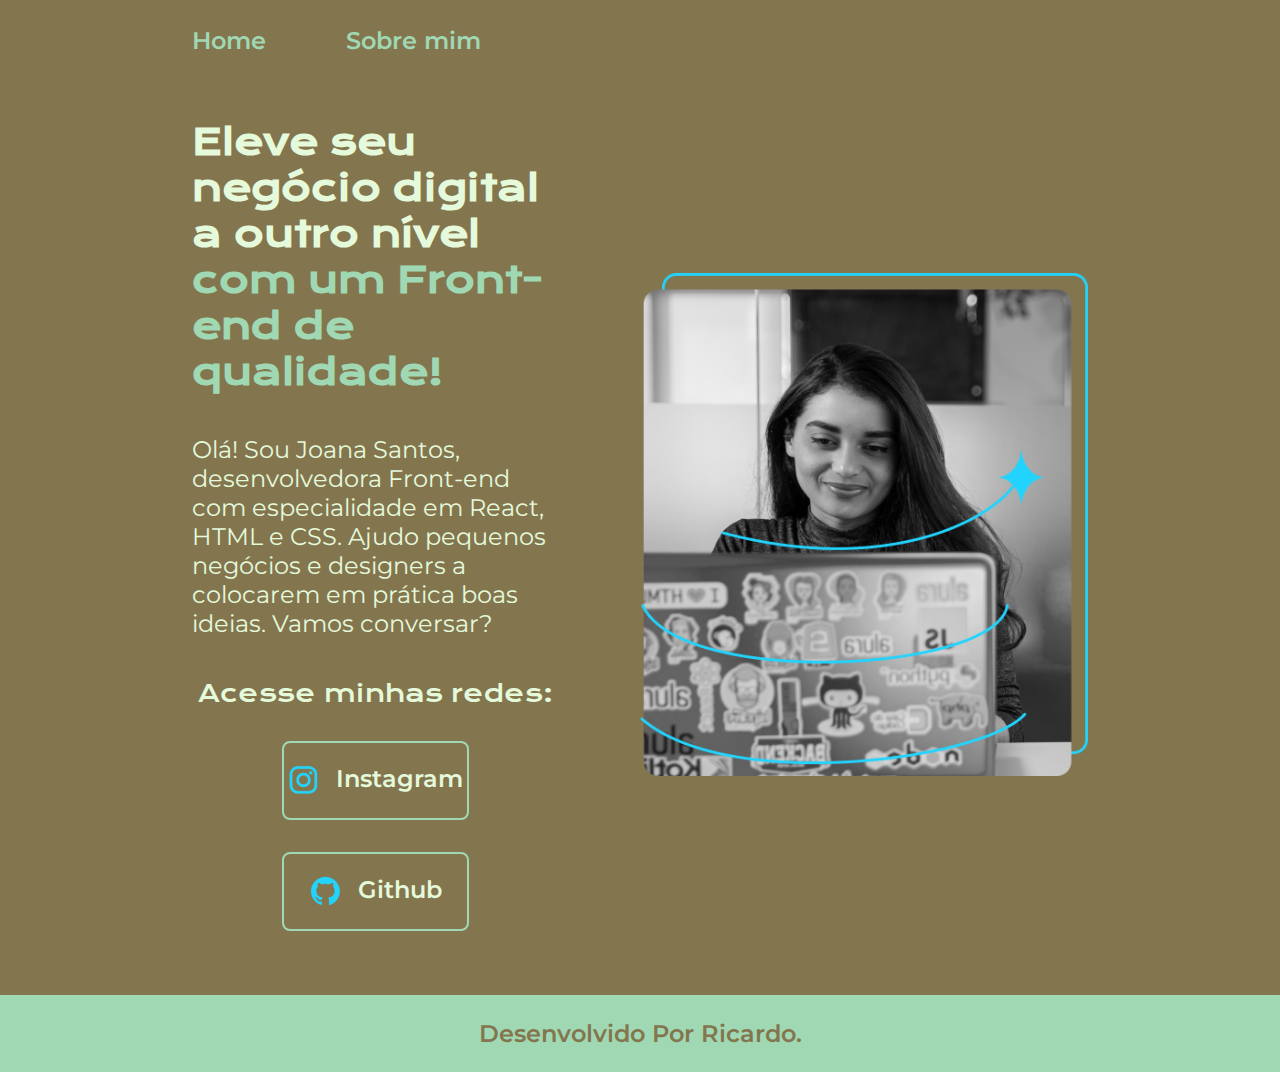
<file: index.html>
<!DOCTYPE html>
<html lang="pt-br">
<head>
    <meta charset="UTF-8">
    <meta http-equiv="X-UA-Compatible" content="IE=edge">
    <meta name="viewport" content="width=device-width, initial-scale=1.0">
    <title>Portfolio</title>
    <link rel="stylesheet" href="./styles/style.css">
</head>
<body>
    <header class="cabecalho">
        <nav class="cabecalho__menu">
            <a class="cabecalho__menu__link" href="index.html">Home</a>
            <a class="cabecalho__menu__link" href="about.html"> Sobre mim</a>
        </nav>

    </header>
    <main class="apresentacao">
        <section class="apresentacao__conteudo">
            <h1 class="apresentacao__conteudo__titulo">Eleve seu negócio digital a outro nível <strong class="destitulotaque"> com um Front-end de qualidade!</strong></h1>
            <p class="apresentacao__conteudo__texto">Olá! Sou Joana Santos, desenvolvedora Front-end com especialidade em React, HTML e CSS. Ajudo pequenos negócios e designers a colocarem em prática boas ideias. Vamos conversar?</p>
            <div class="apresentacao__links">
                <h2 class="apresentacao__links__subtitulo">Acesse minhas redes:</h2>
                    <a class="apresentacao__links__link" href="https://instagram.com/ricardom_garcia">
                        <img src="Imagens/instagram.png">
                        Instagram
                    </a>
                    <a class="apresentacao__links__link">
                        <img src="Imagens/github.png" alt="">
                        Github
                    </a>
            </div>
        </section>
        <img class="apresentacao__imagem" src="Imagens/Imagem.png" alt="foto da joana">
    </main>
    <footer>
        <p class="rodape">Desenvolvido Por Ricardo.</p>
    </footer>
</body>
</html>
</file>
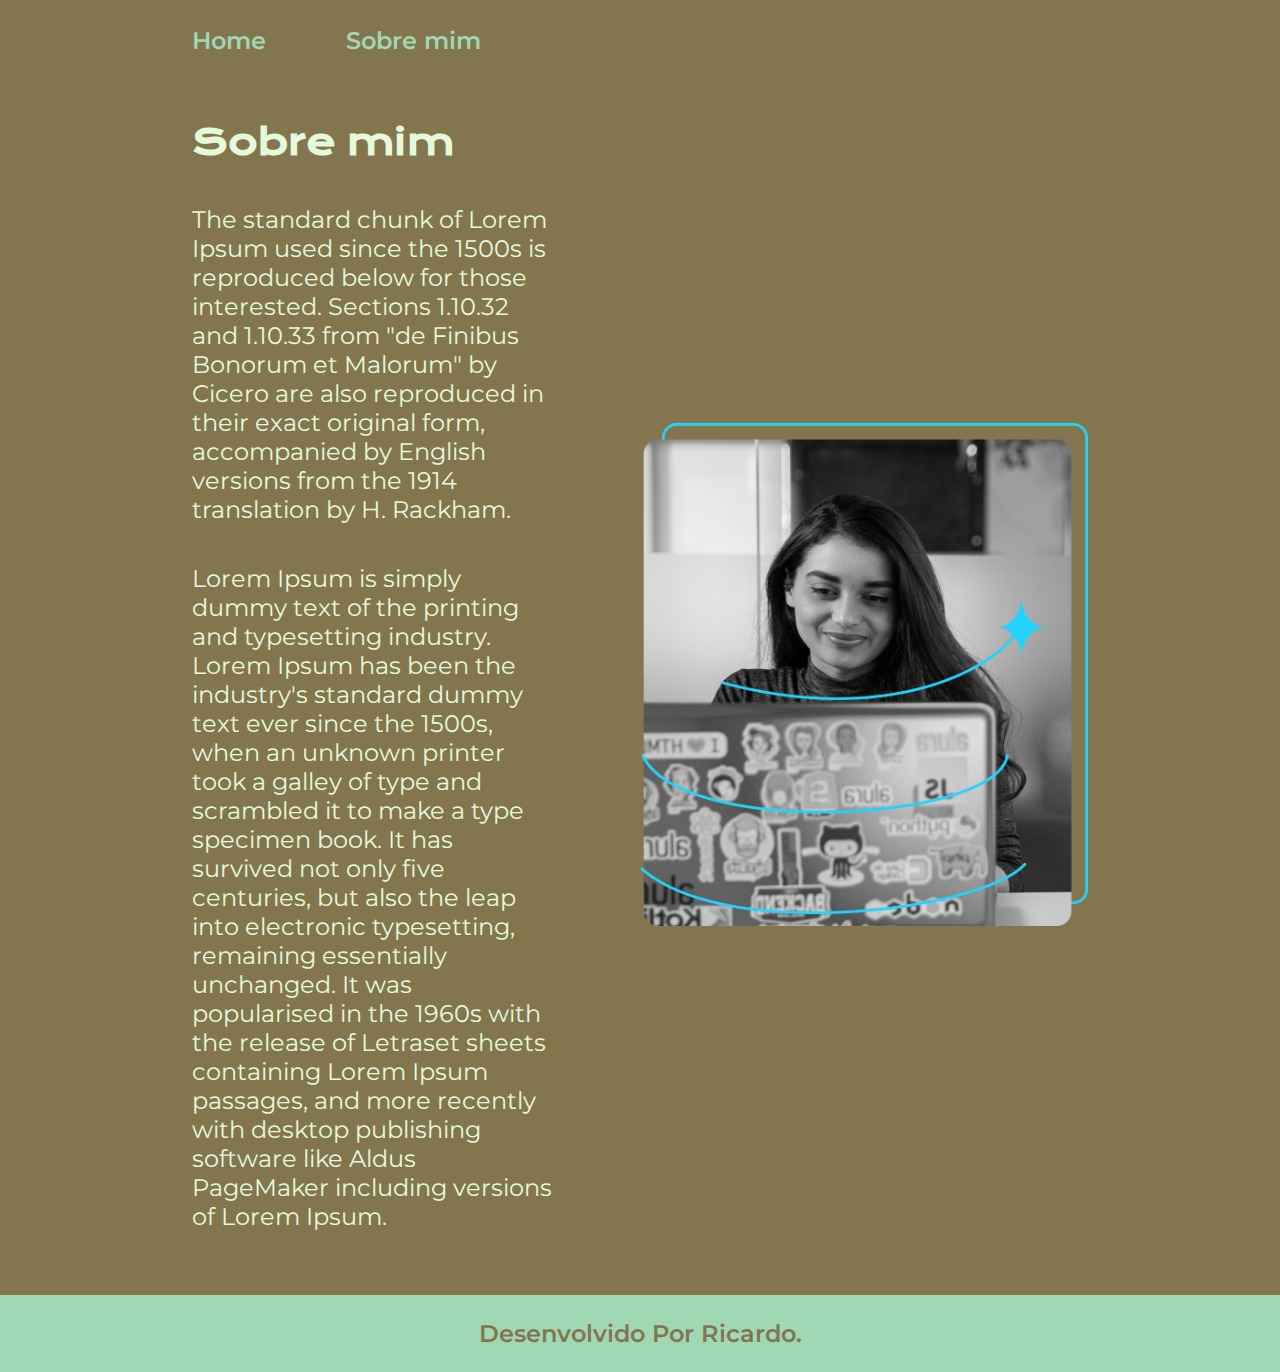
<file: about.html>
<!DOCTYPE html>
<html lang="pt-br">
<head>
    <meta charset="UTF-8">
    <meta name="viewport" content="width=device-width, initial-scale=1.0">
    <title>Sobre mim</title>
    <link rel="stylesheet" href="styles/style.css">
</head>
<body>
    <header class="cabecalho">
        <nav class="cabecalho__menu">
            <a class="cabecalho__menu__link" href="index.html">Home</a>
            <a class="cabecalho__menu__link" href="about.html"> Sobre mim</a>
        </nav>
    </header>
    <main class="apresentacao">
        <section class="apresentacao__conteudo">
            <h1 class="apresentacao__conteudo__titulo">Sobre mim</h1>
            <p class="apresentacao__conteudo__texto">The standard chunk of Lorem Ipsum used since the 1500s is reproduced below for those interested. Sections 1.10.32 and 1.10.33 from "de Finibus Bonorum et Malorum" by Cicero are also reproduced in their exact original form, accompanied by English versions from the 1914 translation by H. Rackham.</p>
            <p class="apresentacao__conteudo__texto">Lorem Ipsum is simply dummy text of the printing and typesetting industry. Lorem Ipsum has been the industry's standard dummy text ever since the 1500s, when an unknown printer took a galley of type and scrambled it to make a type specimen book. It has survived not only five centuries, but also the leap into electronic typesetting, remaining essentially unchanged. It was popularised in the 1960s with the release of Letraset sheets containing Lorem Ipsum passages, and more recently with desktop publishing software like Aldus PageMaker including versions of Lorem Ipsum.</p>
        </section>
        <img class="apresentacao__imagem" src="./Imagens/Imagem.png">
    </main>
    <footer>
        <p class="rodape">Desenvolvido Por Ricardo.</p>
    </footer>

</body>
</html>
</file>
<file: styles/style.css>
@import url('https://fonts.googleapis.com/css2?family=Krona+One&display=swap');
@import url('https://fonts.googleapis.com/css2?family=Montserrat&display=swap');
@import url('https://fonts.googleapis.com/css2?family=Montserrat:wght@600&display=swap');

:root {
    --cores-primarias: #83764F;
    --cores-secundarias: #E5F9DB;
    --cores-terciarias: #A0D8B3;
    --cores-hover:#A2A378;

    --fonte-primaria:'Krona One', sans-serif;
    --fonte-secundaria:'Montserrat', sans-serif;
}


*{
    margin: 0;
    padding: 0;
}


body {
    /* height: 100vh; */
    box-sizing: border-box;
    background-color: var(--cores-primarias);
    color: var(--cores-secundarias);

}

.cabecalho {
    padding: 2% 0% 0% 15%;
}

.cabecalho__menu {
    display: flex;
    gap: 80px;    
}

.cabecalho__menu__link {
    font-family: var(--fonte-secundaria);
    font-size: 1.5rem;
    font-weight: 600;
    color: var(--cores-terciarias);
    text-decoration: none;

}


.destitulotaque {
    color: var(--cores-terciarias);
}

.apresentacao {
    padding: 5% 15%;
    display: flex;
    align-items: center;
    justify-content: space-between;
    gap: 82px;
}

.apresentacao__conteudo {
    width: 50%;
    display: flex;
    flex-direction: column;
    gap: 40px;

}

.apresentacao__conteudo__titulo {
    font-size: 2.25rem;
    font-family: var(--fonte-primaria);

}

.apresentacao__conteudo__texto {
    font-size: 1.5rem;
    font-family: var(--fonte-secundaria);
}

.apresentacao__links {
    display: flex;
    flex-direction: column;
    justify-content: space-between;
    align-items: center;
    gap: 32px;
}

.apresentacao__links__subtitulo {
    font-family: var(--fonte-primaria);
    font-weight: 400;
    font-size: 1.5rem;
}


.apresentacao__links__link {
    display: flex;
    justify-content: center;
    gap: 1rem;
    border: 2px solid var(--cores-terciarias);
    width: 50%;
    text-align: center;
    border-radius: 8px;
    font-size: 1.5rem;
    padding: 21.5px 0;
    color: var(--cores-secundarias);
    font-family: var(--fonte-secundaria);
    font-weight: 600;
    text-decoration: none;
}

.apresentacao__links__link:hover {
    background-color: var(--cores-hover);
}

.apresentacao__imagem {
    width: 50%;
}

.rodape {
    color: var(--cores-primarias);
    background-color: var(--cores-terciarias);
    text-align: center;
    padding: 24px;
    font-family: var(--fonte-secundaria);
    font-weight: 600;
    font-size: 1.5rem;
}

@media (max-width: 1200px) {
    
 .cabecalho {
    padding: 10%;
 }   
    
 .cabecalho__menu {
    justify-content: center;
 }

.apresentacao {
    flex-direction: column-reverse;
    padding: 5%;
 }

 .apresentacao__conteudo {
    width: auto;
 }
}
</file>
